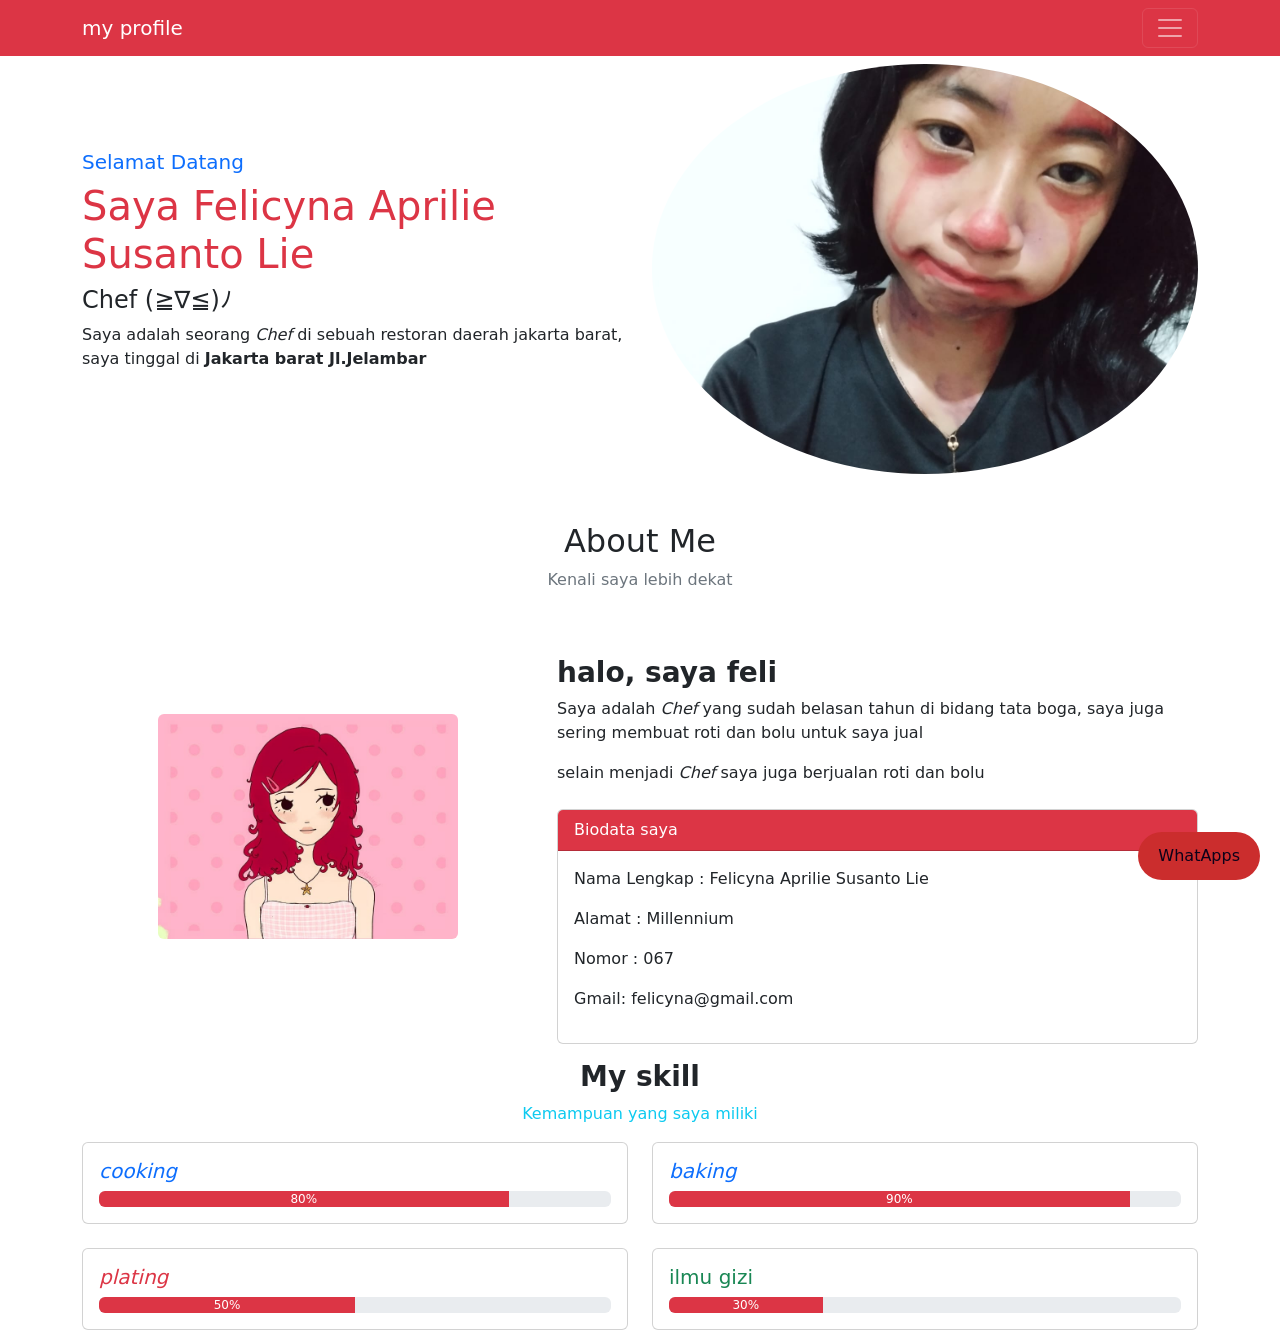
<file: project/index.html>
<!DOCTYPE html>
 <html lang="en">
 <head>
    <meta charset="UTF-8">
    <meta name="viewport" content="width=device-width, initial-scale=1.0">
    <title>Profil web</title>
     <link href="https://cdn.jsdelivr.net/npm/bootstrap@5.3.8/dist/css/bootstrap.min.css" 
     rel="stylesheet">
     <link href="style.css" rel="stylesheet">
 </head>
 <body>
    
    <header class="mb-3" id="home">
        <nav class="navbar navbar-dark bg-danger fixed-top">
            <div class="container">
                <a class="navbar-brand" href="#home">
                    my profile <span class="text-info"></span>
                </a>

                <button class="navbar-toggler" type="button" data-bs-toggle="collapse" data-bs-target="#navbarMenu">

                    <span class="navbar-toggler-icon"></span>
                </button>

                <div class="collapse navbar-collapse" id="navbarMenu">
                    <ul class="navbar-nav ms-auto">
                        <li class="nav-item">
                            <a class="nav-link" href="#home">Home</a>
                        </li>

                        <li class="nav-item">
                            <a class="nav-link" href="#about">About</a>
                        </li>

                        <li class="nav-item">
                            <a class="nav-link" href="#skilll">Skilll</a>
                        </li>

                        <li class="nav-item">
                            <a class="nav-link" href="#contact">Contact</a>
                        </li>

                    </ul>
                </div>
            </div>
        </nav>
    </header>

    <main>

        <section id="home" class="container py-5">
            <div class="row align-items-center">
                <div class="col-md-6">
                    <h5 class="text-primary">Selamat Datang  </h5>
                    <h1 class="text-danger">Saya Felicyna Aprilie Susanto Lie</h1>
                    <h4>Chef (≧∇≦)ﾉ</h4>
                    <p>Saya adalah seorang <i>Chef</i> di sebuah restoran daerah jakarta barat, saya tinggal di <b>Jakarta barat Jl.Jelambar</b> </p>
                </div>

                <div class="col-md-6">
                    <img src="assets/images/photo3.jpg" class="img-fluid rounded-circle " width="550" height="250">
                </div>
            </div>

        </section>

        <section id="about">
            <Div class="container">
                <Div class="text-center">
                    <h2 class=" mt-6 tw-bold">About Me</h2>
                    <p class="text-secondary"> Kenali saya lebih dekat</p>
                </Div>

                <Div class="row align-items-center">
                    <div class="col-md-5 text-center">
                        <img src="assets/images/photo2.jpg"
                         class="img-fluid object-fit-cover rounded" width="300">
                    </div>

                    <div class="col-md-7 mt-5">
                        <h3><B>halo, saya feli</B></h3>
                        <p>
                            Saya adalah <i>Chef</i> yang sudah belasan tahun di bidang tata boga,  saya juga sering membuat roti dan bolu untuk saya jual
                        </p>

                        <p>
                            selain menjadi <i>Chef</i> saya juga berjualan roti dan bolu
                        </p>

                        <div class="card mt-4">
                            <div class="card-header bg-danger text-white">
                                Biodata saya
                            </div>

                            <div class="card-body">
                                <p>Nama Lengkap : Felicyna Aprilie Susanto Lie</p>
                                <p>Alamat : Millennium </p>
                                <p>Nomor : 067 </p>
                                <p>Gmail: felicyna@gmail.com </p>
                            </div>
                        </div>

                    </div>
               
                </Div>

            </Div>
        </section>

        <section id="skill" class="mt-3">
        <div class="container">
            <div class="text-center">
                <h3 class="fw-bold">My skill</h3>
                <p class="text-info">Kemampuan yang saya miliki</p>
            </div>

            <div class="row">

                <div class="col-md-6">
                    <div class="card">
                        <div class="card-body">
                        <h5 class="text-primary"><i>cooking</i></h5>
                        <div class="progress">
                            <div class="progress-bar bg-danger" 
                            style="width: 80%;"
                                aria-valuemax="100"
                                aria-valuemin="0"
                                role="progressbar"
                                aria-valuenow="80">
                                80%
                            </div>
                        </div>
                     </div>
                    </div>
                </div>

                <div class="col-md-6">
                    <div class="card">
                        <div class="card-body">
                        <h5 class="text-primary"><i>baking</i></h5>
                        <div class="progress">
                            <div class="progress-bar bg-danger" 
                            style="width: 90%;"
                                aria-valuemax="100"
                                aria-valuemin="0"
                                role="progressbar"
                                aria-valuenow="90">
                                90%
                            </div>
                        </div>
                     </div>
                    </div>
                </div>

                <div class="col-md-6 mt-4">
                    <div class="card">
                        <div class="card-body">
                        <h5 class="text-danger"><i>plating</i></h5>
                        <div class="progress">
                            <div class="progress-bar bg-danger" 
                            style="width: 50%;"
                                aria-valuemax="100"
                                aria-valuemin="0"
                                role="progressbar"
                                aria-valuenow="50">
                                50%
                            </div>
                        </div>
                     </div>
                    </div>
                </div>
                <div class="col-md-6 mt-4">
                    <div class="card">
                        <div class="card-body">
                        <h5 class="text-success">ilmu gizi</h5>
                        <div class="progress">
                            <div class="progress-bar bg-danger" 
                            style="width: 30%;"
                                aria-valuemax="100"
                                aria-valuemin="0"
                                role="progressbar"
                                aria-valuenow="30">
                                30%
                            </div>
                        </div>
                     </div>
                    </div>
                </div>

            </div>

        </div>
        </section>


        <section id="contact"></section>
    </main>

    <footer></footer>

    <a href="https://wa.me/62882000878781" class="whatsapp-float"
    target="_blank" rel="noopener noreferrer">
        WhatApps
    </a>

    <script src="https://cdn.jsdelivr.net/npm/bootstrap@5.3.8/dist/js/bootstrap.bundle.min.js" crossorigin="anonymous"></script>
 </body>
 </html>
</file>
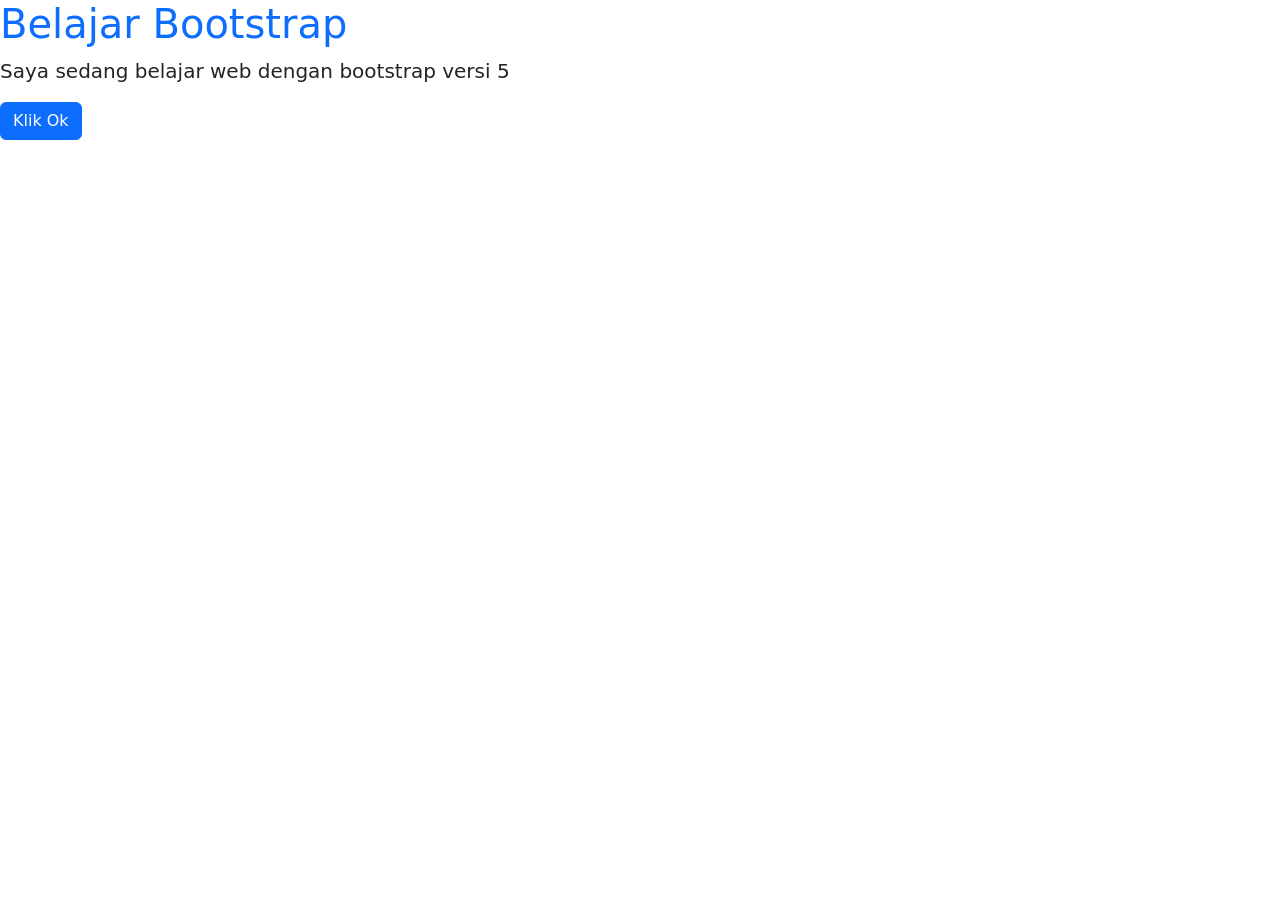
<file: boots.html>
<!DOCTYPE html>
<html lang="en">
<head>
    <meta charset="UTF-8">
    <meta name="viewport" content="width=device-width, initial-scale=1.0">
    <title>Latihan 1</title>
    <link href="https://cdn.jsdelivr.net/npm/bootstrap@5.3.8/dist/css/bootstrap.min.css" rel="stylesheet" >
</head>
<body>
  
    <div class"container mt-2">
        <h1 class="text-primary">Belajar Bootstrap</h1>

        <p class="lead">Saya sedang belajar web dengan bootstrap versi 5</p>

        <button class="btn btn-primary">Klik Ok</button>
    </div>

</body>
</html>
</file>
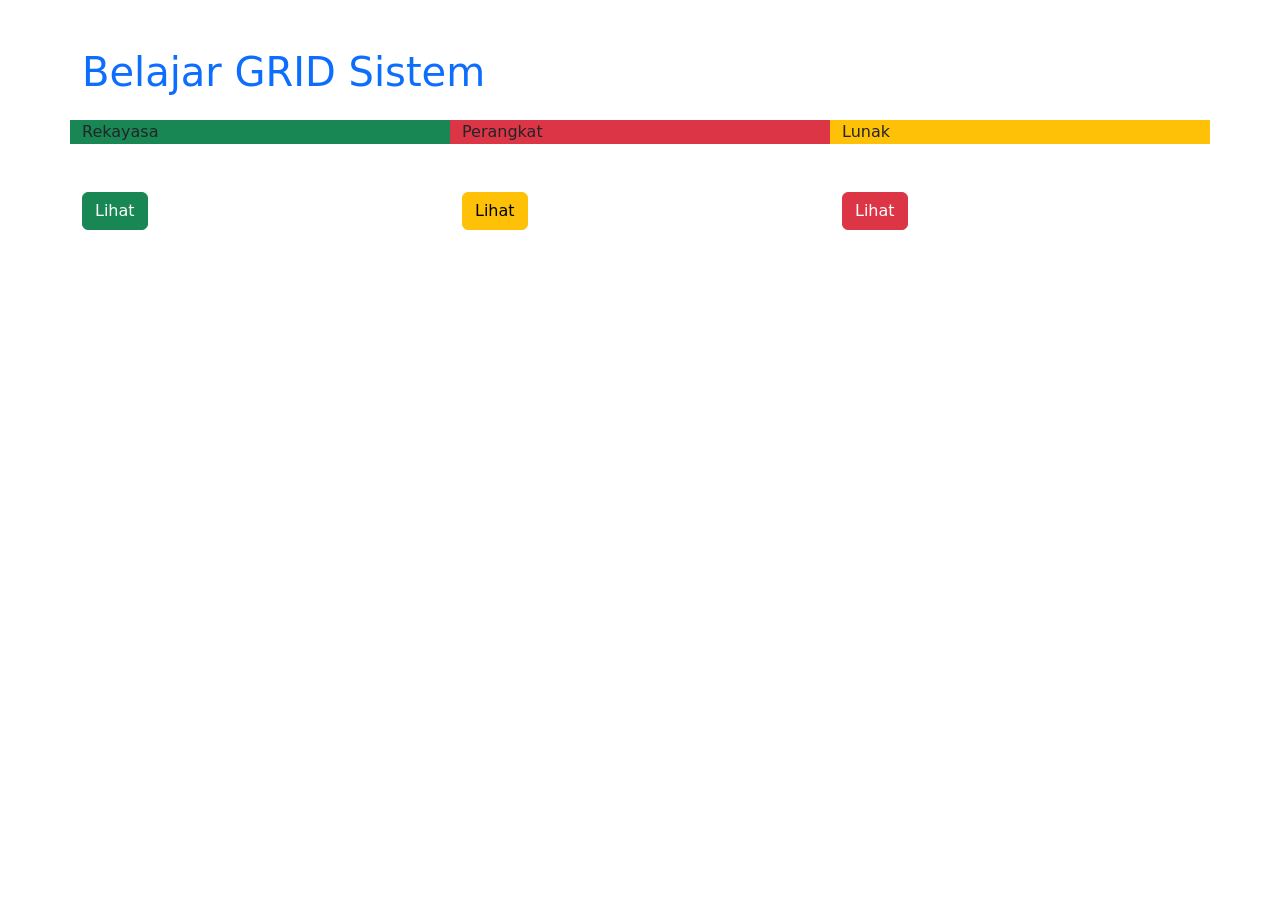
<file: latihan2.html>
<!DOCTYPE html>
<html lang="en">
<head>
    <meta charset="UTF-8">
    <meta name="viewport" content="width=device-width, initial-scale=1.0">
    <title>Latihan 2</title>
    <link href="https://cdn.jsdelivr.net/npm/bootstrap@5.3.8/dist/css/bootstrap.min.css" rel="stylesheet" >
</head>
<body>
    <div class="container mt-5">
       
        <h1 class="mb-4 text-primary">Belajar GRID Sistem</h1>

        <div class="row g-4">
            <div class="col-4 bg-success">Rekayasa</div>
            <div class="col-4 bg-danger">Perangkat</div>
            <div class="col-4 bg-warning">Lunak</div>
        </div>

<div class="row mt-5">
    <div class="col-4">
        <button class="btn btn-success">Lihat</button>
        </div>
            <div class="col-4"><button class="btn btn-warning">Lihat</button></div>
            <div class="col-4"><button class="btn btn-danger">Lihat</button>
        </div>
</body>
</html>
</file>
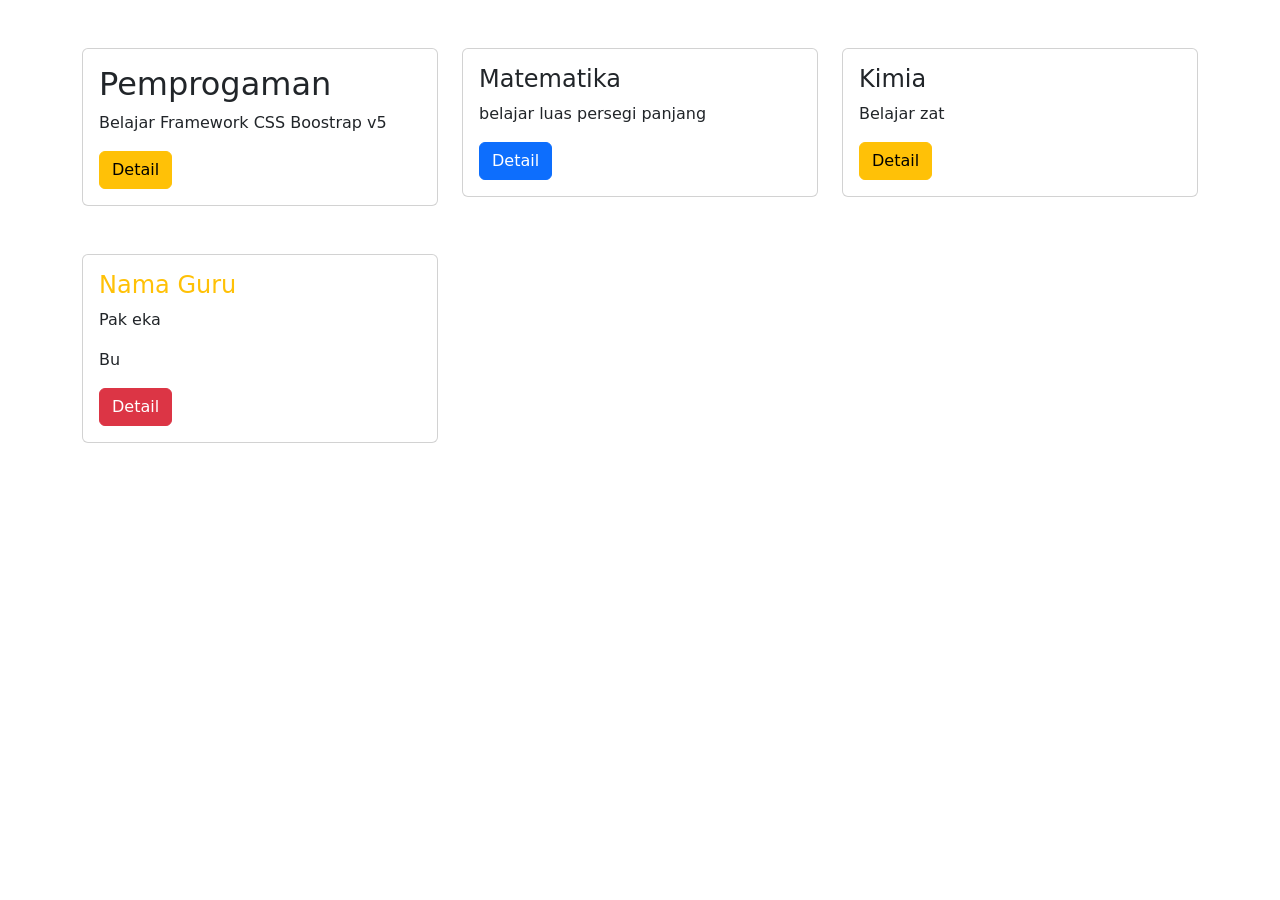
<file: latihan3.html>
<!DOCTYPE html>
<html lang="en">
<head>
    <meta charset="UTF-8">
    <meta name="viewport" content="width=device-width, initial-scale=1.0">
    <title>Document</title>
    <link href="https://cdn.jsdelivr.net/npm/bootstrap@5.3.8/dist/css/bootstrap.min.css" rel="stylesheet">
</head>
<body>
    <div class="container mt-5">
        <div class="row">
            <div class="col-4">
                <div class="card">
                    <div class="card-body">
                        <h2 class="card-title">Pemprogaman</h2>
                        <p class="card-text">Belajar Framework CSS Boostrap v5</p>
                        <button class="btn btn-warning">Detail</button>
                    </div>
                </div>
            </div>
            <div class="col-4">
                <div class="card">
                    <div class="card-body">
                        <h4 class="card-title">Matematika</h4>
                        <p class="card-text">belajar luas persegi panjang</p>
                        <button class="btn btn-primary">Detail</button>
                    </div>
                </div>
             </div>
            <div class="col-4">
                <div class="card">
                    <div class="card-body">
                        <h4 class="card-title">Kimia</h4>
                        <p class="card-text">Belajar zat</p>
                        <button class="btn btn-warning">Detail</button>
                    </div>
                </div>
             </div>
             
             <!DOCTYPE html>
<html lang="en">
<head>
    <meta charset="UTF-8">
    <meta name="viewport" content="width=device-width, initial-scale=1.0">
    <title>tugas 3</title>
    <link href="https://cdn.jsdelivr.net/npm/bootstrap@5.3.8/dist/css/bootstrap.min.css" rel="stylesheet">
</head>
<body>
    <div class="container mt-5">
        <div class="row">
            <div class="col-4">
                <div class="card">
                    <div class="card-body">
                        <h4 class="card-title text-warning">Nama Guru</h4>
                        <p class="card-text">Pak eka</p>
                        <p class="card-text">Bu</p>
                        <button class="btn btn-danger">Detail</button>
                    </div>
                </div>
            </div>
</body>
</html>
</file>
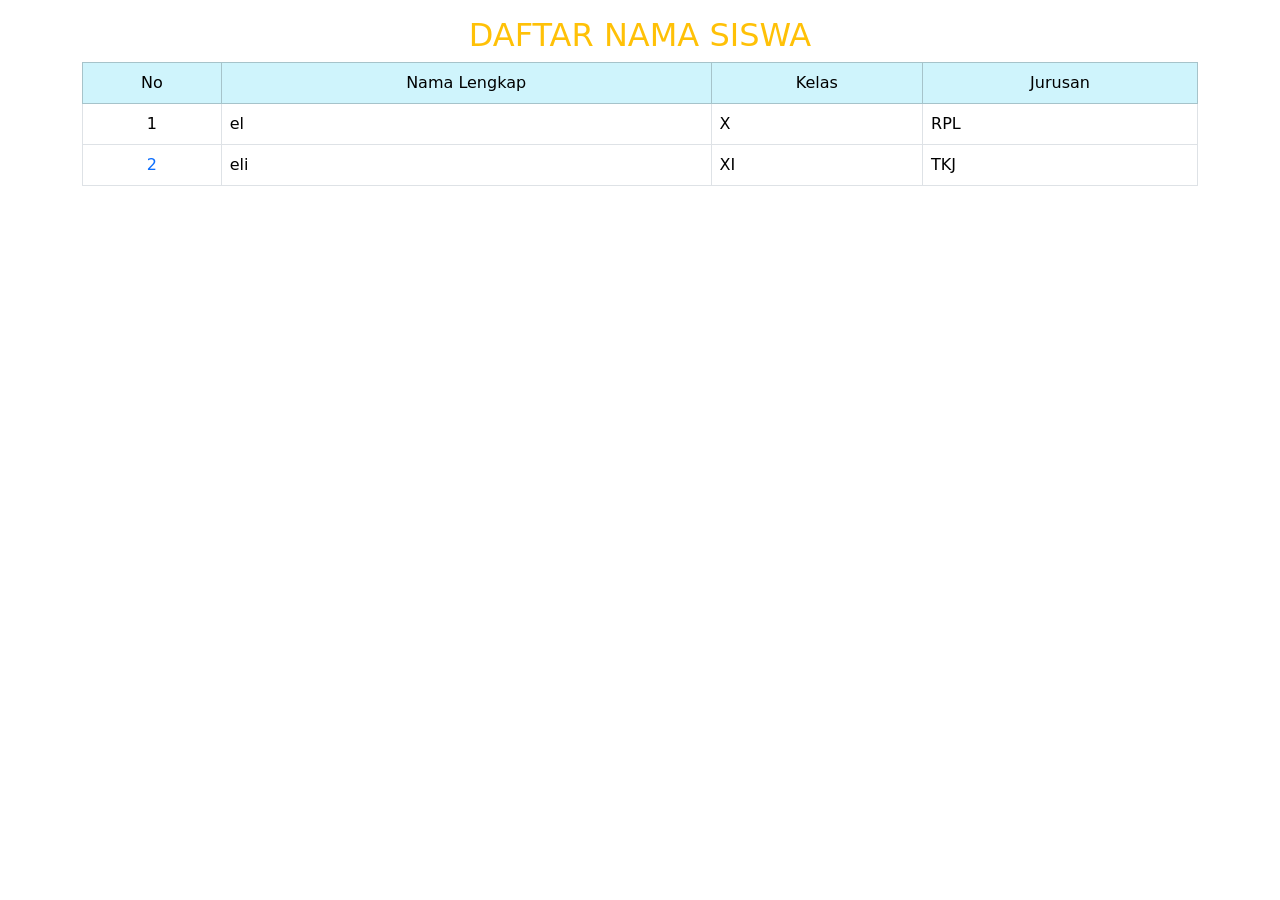
<file: latihan4..html>
<!DOCTYPE html>
<html lang="en">
<head>
    <meta charset="UTF-8">
    <meta name="viewport" content="width=device-width, initial-scale=1.0">
    <title>Label_bootstrap</title>
    <link href="https://cdn.jsdelivr.net/npm/bootstrap@5.3.8/dist/css/bootstrap.min.css" rel="stylesheet">
</head>
<body>
    <div class="container mt-3">
    <h2 class="text-center text-warning">DAFTAR NAMA SISWA</h2>
    <table class="table table-bordered table-hover">
        <thead>
             <tr class="text-center table-info">
            <td>No</td>
            <td >Nama Lengkap</td>
            <td >Kelas</td>
            <td >Jurusan</td>
        </tr>
        </thead>

        <tr>
            <td class="text-center" >1</td>
            <td>el</td>
            <td>X</td>
            <td>RPL</td>
        </tr>
        <tr>
            <td class="text-center text-primary">2</td>
            <td>eli</td>
            <td>XI</td>
            <td>TKJ</td>
        </tr>

    </table>
    </div>
</body>
</html>
</file>
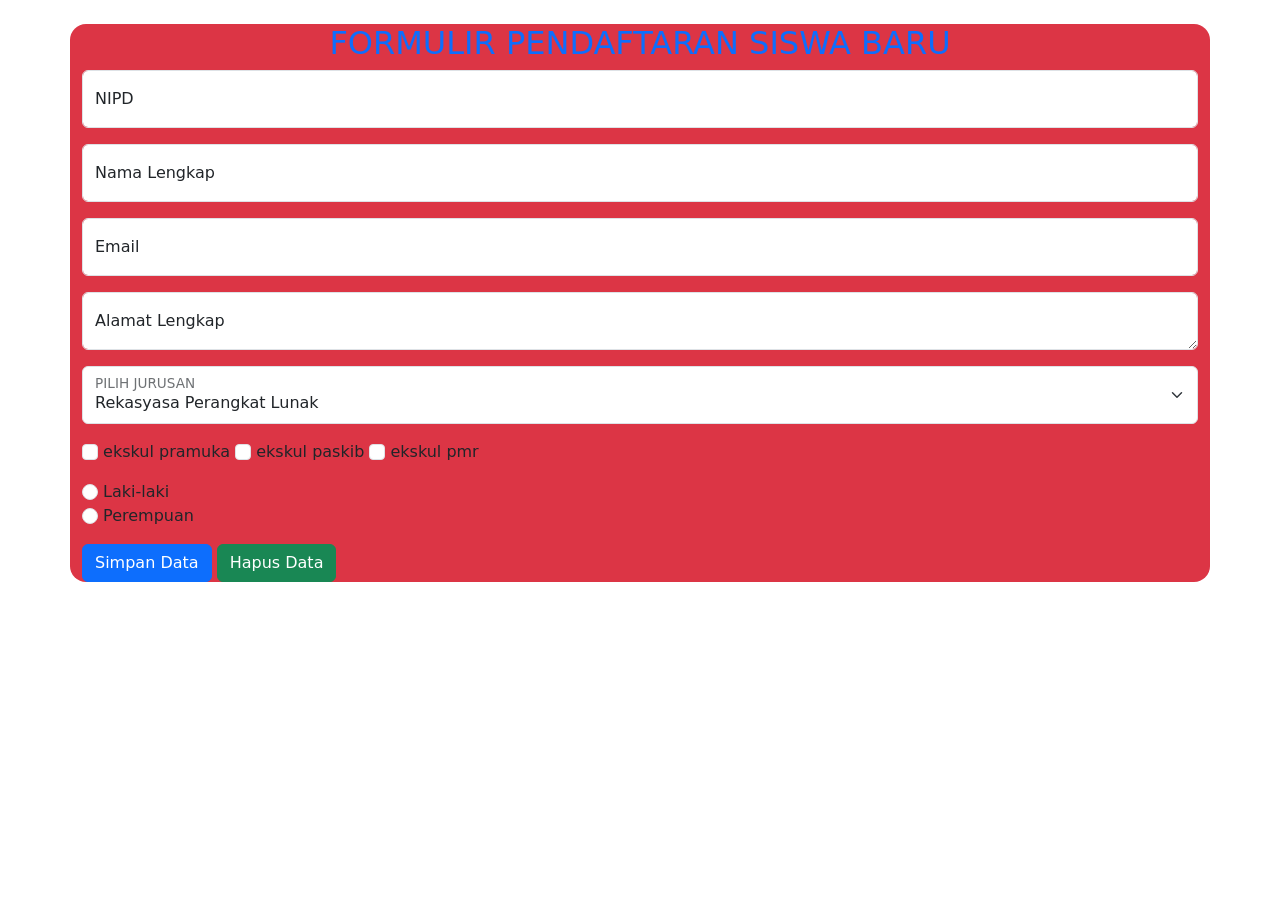
<file: latihan5.html>
<!DOCTYPE html>
<html lang="en">
<head>
    <meta charset="UTF-8">
    <meta name="viewport" content="width=device-width, initial-scale=1.0">
    <title>form control</title>

     <link href="https://cdn.jsdelivr.net/npm/bootstrap@5.3.8/dist/css/bootstrap.min.css" rel="stylesheet">
      <script src="https://cdn.jsdelivr.net/npm/bootstrap@5.3.8/dist/js/bootstrap.bundle.min.js" crossorigin="anonymous"></script>

     <script>const tooltipTriggerList = document.querySelectorAll('[data-bs-toggle="tooltip"]')
const tooltipList = [...tooltipTriggerList].map(tooltipTriggerEl => new bootstrap.Tooltip(tooltipTriggerEl))</script>

</head>
<body>

    <div class="container mt-3 bg-danger rounded-4">

        <div class="mt-4">
             <h2 class="text-center text-primary">FORMULIR PENDAFTARAN SISWA BARU</h2>
        </div>

        <div class="mb-3 form-floating">
            <input type="text" placeholder="Masukan NIPD" class="form-control">
            <label>NIPD</label>
        </div>

        <div class="mb-3 form-floating">
            <input type="text" placeholder="Nama Lengkap" class="form-control">
             <label>Nama Lengkap</label>
        </div>

        <div class="mb-3 form-floating">
            <input type="text" placeholder="Email" class="form-control">
             <label>Email</label>
        </div>

        <div class="mb-3 form-floating">
            <textarea class="form-control" placeholder="Alamat Lengkap"></textarea>
             <label>Alamat Lengkap</label>
        </div>

        <div class="mb-3 form-floating">
            <select class="form-select">
                <option>Rekasyasa Perangkat Lunak</option>
                <option>Teknik Komputer dan Jaringan</option>
                <option>Desain Komunikasi Visual</option>
                <option>Bisnis Digital</option>
                <option>Akutansi</option>
            </select>
            <label>PILIH JURUSAN</label>
        </div>

        <div class="mb-3">
            <input class="form-check-input" type="checkbox">
            <label class="form-check-label">ekskul pramuka</label>

            <input class="form-check-input" type="checkbox">
            <label class="form-check-label">ekskul paskib</label>

            <input class="form-check-input" type="checkbox">
            <label class="form-check-label">ekskul pmr</label>
        </div>


        <div class="mb-3">
            <div class="row">
                <div class="col-6">
            <input class="form-check-input" type="radio" name="jk">
            <label class="form-check-label">Laki-laki</label>
            </div>
            <div class=""col-6>
            <input class="form-check-input" type="radio" name="jk">
            <label class="form-check-label">Perempuan</label>
         </div>
    </div>
 </div>
         <button type="button" class="btn btn-primary" data-bs-toggle="tooltip" data-bs-placement="top" data-bs-title="Untuk simpan data">Simpan Data</button>

         <button class="btn btn-success">Hapus Data</button>
    </div>

</body>
</html>
</file>
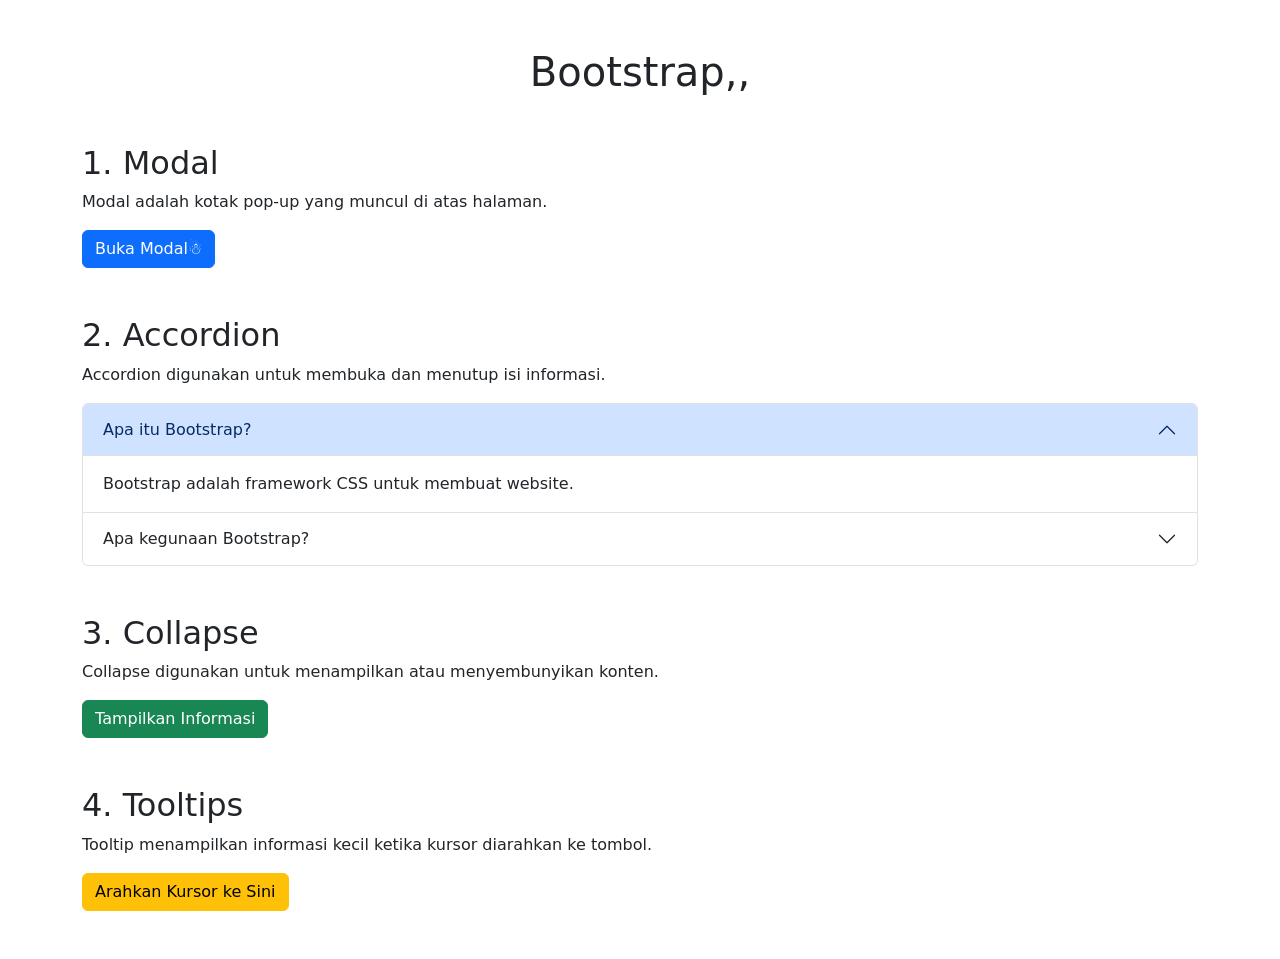
<file: latihan6.html>
<!DOCTYPE html>
<html lang="en">
<head>
    <meta charset="UTF-8">
    <meta name="viewport" content="width=device-width, initial-scale=1.0">
    <title>Bootstrap Components</title>

    <!-- Bootstrap CSS -->
    <link href="https://cdn.jsdelivr.net/npm/bootstrap@5.3.8/dist/css/bootstrap.min.css" rel="stylesheet">
</head>

<body>

<div class="container mt-5">

    <h1 class="text-center mb-5">Bootstrap,,</h1>

    <!-- ================= MODAL ================= -->
    <div class="mb-5">
        <h2>1. Modal</h2>
        <p>Modal adalah kotak pop-up yang muncul di atas halaman.</p>

        <button type="button"
                class="btn btn-primary"
                data-bs-toggle="modal"
                data-bs-target="#modalSaya">
            Buka Modal☃️
        </button>
    </div>

    <!-- Modal -->
    <div class="modal fade" id="modalSaya" tabindex="-1">
        <div class="modal-dialog">
            <div class="modal-content">

                <div class="modal-header">
                    <h5 class="modal-title">Modal Title</h5>

                    <button type="button"
                            class="btn-close"
                            data-bs-dismiss="modal">
                    </button>
                </div>

                <div class="modal-body">
                    <p>halo!❄️</p>
                       <p>Ini adalah isi dari Modal.</p>
                </div>

                <div class="modal-footer">
                    <button type="button"
                            class="btn btn-secondary"
                            data-bs-dismiss="modal">
                        Close
                    </button>

                    <button type="button"
                            class="btn btn-primary">
                        Save changes
                    </button>
                </div>

            </div>
        </div>
    </div>


    <!-- ================= ACCORDION ================= -->
    <div class="mb-5">
        <h2>2. Accordion</h2>
        <p>Accordion digunakan untuk membuka dan menutup isi informasi.</p>

        <div class="accordion" id="accordionSaya">

            <div class="accordion-item">
                <h2 class="accordion-header">
                    <button class="accordion-button"
                            type="button"
                            data-bs-toggle="collapse"
                            data-bs-target="#isiSatu">
                        Apa itu Bootstrap?
                    </button>
                </h2>

                <div id="isiSatu"
                     class="accordion-collapse collapse show"
                     data-bs-parent="#accordionSaya">

                    <div class="accordion-body">
                        Bootstrap adalah framework CSS untuk membuat website.
                    </div>

                </div>
            </div>

            <div class="accordion-item">
                <h2 class="accordion-header">
                    <button class="accordion-button collapsed"
                            type="button"
                            data-bs-toggle="collapse"
                            data-bs-target="#isiDua">
                        Apa kegunaan Bootstrap?
                    </button>
                </h2>

                <div id="isiDua"
                     class="accordion-collapse collapse"
                     data-bs-parent="#accordionSaya">

                    <div class="accordion-body">
                        Bootstrap digunakan untuk membuat tampilan website lebih mudah dan responsif.
                    </div>

                </div>
            </div>

        </div>
    </div>


    <!-- ================= COLLAPSE ================= -->
    <div class="mb-5">
        <h2>3. Collapse</h2>
        <p>Collapse digunakan untuk menampilkan atau menyembunyikan konten.</p>

        <button class="btn btn-success"
                type="button"
                data-bs-toggle="collapse"
                data-bs-target="#collapseSaya">
            Tampilkan Informasi
        </button>

        <div class="collapse mt-3" id="collapseSaya">

            <div class="card card-body">
                Ini adalah contoh penggunaan Collapse pada Bootstrap.
            </div>

        </div>
    </div>


    <!-- ================= TOOLTIP ================= -->
    <div class="mb-5">
        <h2>4. Tooltips</h2>
        <p>Tooltip menampilkan informasi kecil ketika kursor diarahkan ke tombol.</p>

        <button type="button"
                class="btn btn-warning"
                data-bs-toggle="tooltip"
                data-bs-placement="top"
                title="Ini adalah Tooltip!">
            Arahkan Kursor ke Sini
        </button>
    </div>

</div>


<!-- Bootstrap JavaScript -->
<script src="https://cdn.jsdelivr.net/npm/bootstrap@5.3.8/dist/js/bootstrap.bundle.min.js"></script>

<!-- Aktifkan Tooltip -->
<script>
    const tooltipTriggerList = document.querySelectorAll('[data-bs-toggle="tooltip"]');

    [...tooltipTriggerList].map(
        tooltipTriggerEl => new bootstrap.Tooltip(tooltipTriggerEl)
    );
</script>

</body>
</html>
</file>
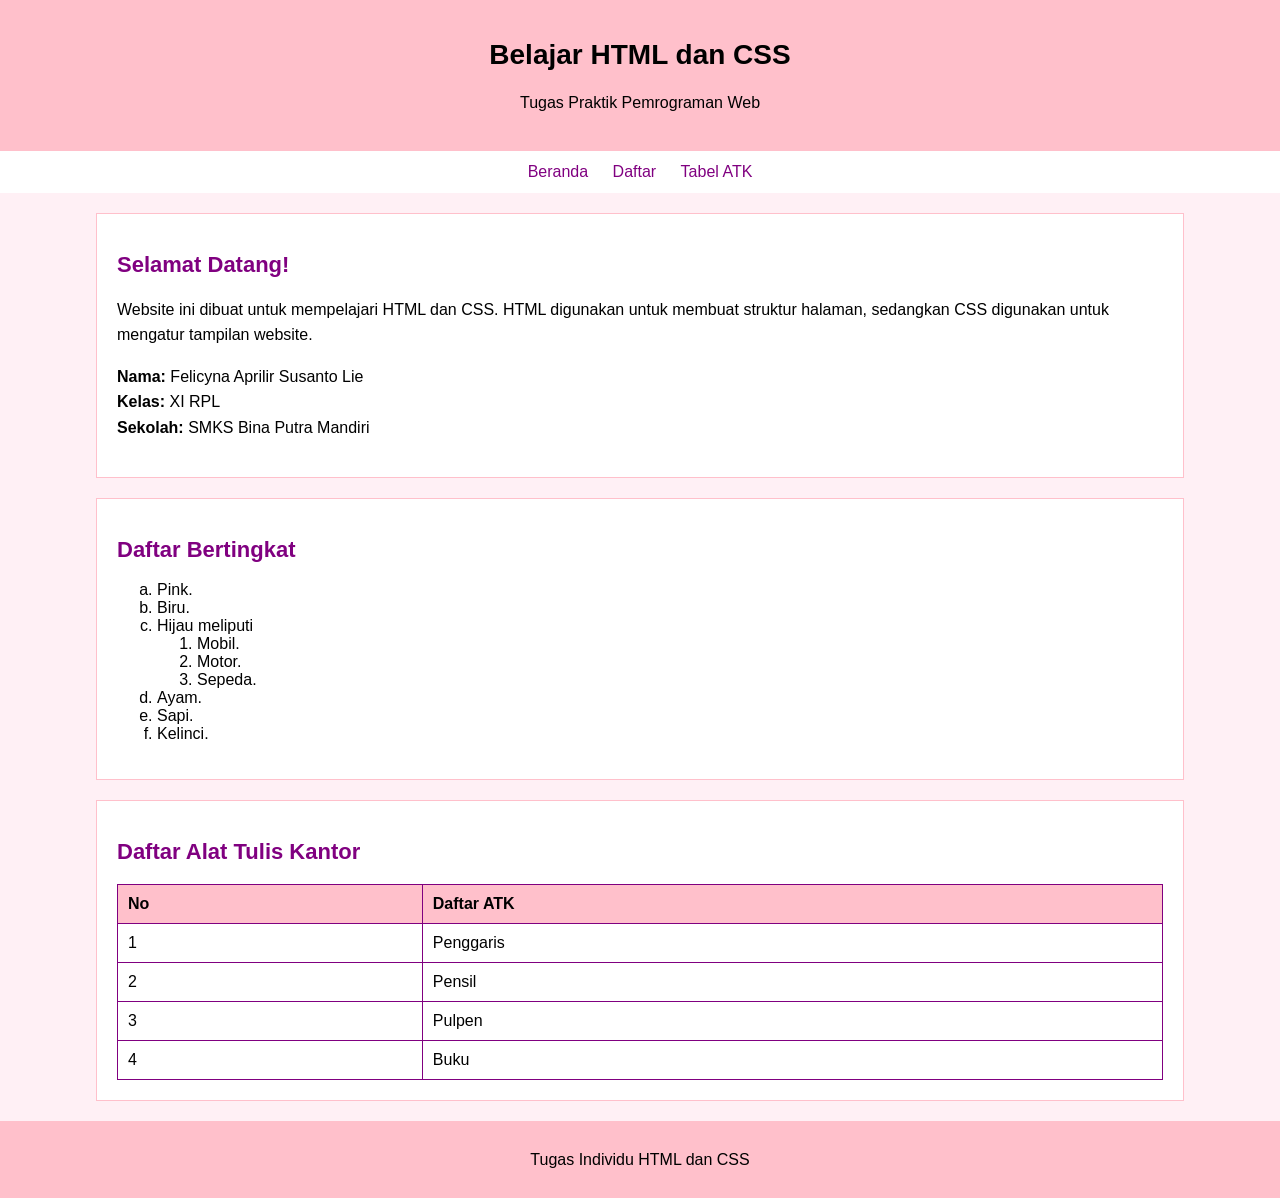
<file: latihan9.html>
<!DOCTYPE html>
<html lang="id">
<head>
    <meta charset="UTF-8">
    <meta name="viewport" content="width=device-width, initial-scale=1.0">
    <title>Tugas Praktik HTML dan CSS</title>

    <style>
        /* Background dan font */
        body {
            background-color: #fff0f5;
            font-family: Arial, sans-serif;
            color: black;
            margin: 0;
        }

        /* Header */
        header {
            background-color: pink;
            text-align: center;
            padding: 20px;
        }

        h1 {
            font-size: 28px;
        }

        /* Links */
        nav {
            background-color: white;
            padding: 12px;
            text-align: center;
        }

        nav a {
            color: purple;
            text-decoration: none;
            margin: 10px;
        }

        nav a:hover {
            text-decoration: underline;
        }

        /* Isi halaman */
        main {
            width: 85%;
            margin: 20px auto;
        }

        section {
            background-color: white;
            padding: 20px;
            margin-bottom: 20px;
            border: 1px solid pink;
        }

        h2 {
            color: purple;
            font-size: 22px;
        }

        p {
            line-height: 1.6;
        }

        /* Tabel */
        table {
            width: 100%;
            border-collapse: collapse;
        }

        th, td {
            border: 1px solid purple;
            padding: 10px;
            text-align: left;
        }

        th {
            background-color: pink;
        }

        /* Footer */
        footer {
            background-color: pink;
            text-align: center;
            padding: 10px;
        }
    </style>
</head>

<body>

    <header>
        <h1>Belajar HTML dan CSS</h1>
        <p>Tugas Praktik Pemrograman Web</p>
    </header>

    <nav>
        <a href="#beranda">Beranda</a>
        <a href="#daftar">Daftar</a>
        <a href="#tabel">Tabel ATK</a>
    </nav>

    <main>

        <!-- Beranda -->
        <section id="beranda">
            <h2>Selamat Datang!</h2>

            <p>
                Website ini dibuat untuk mempelajari HTML dan CSS.
                HTML digunakan untuk membuat struktur halaman,
                sedangkan CSS digunakan untuk mengatur tampilan website.
            </p>

            <p>
                <b>Nama:</b> Felicyna Aprilir Susanto Lie<br>
                <b>Kelas:</b> XI RPL<br>
                <b>Sekolah:</b> SMKS Bina Putra Mandiri
            </p>
        </section>

        <!-- List -->
        <section id="daftar">
            <h2>Daftar Bertingkat</h2>

            <ol type="a">
                <li>Pink.</li>
                <li>Biru.</li>
                <li>Hijau meliputi
                    <ol>
                        <li>Mobil.</li>
                        <li>Motor.</li>
                        <li>Sepeda.</li>
                    </ol>
                </li>
                <li>Ayam.</li>
                <li>Sapi.</li>
                <li>Kelinci.</li>
            </ol>
        </section>

        <!-- Tabel -->
        <section id="tabel">
            <h2>Daftar Alat Tulis Kantor</h2>

            <table>
                <tr>
                    <th>No</th>
                    <th>Daftar ATK</th>
                </tr>
                <tr>
                    <td>1</td>
                    <td>Penggaris</td>
                </tr>
                <tr>
                    <td>2</td>
                    <td>Pensil</td>
                </tr>
                <tr>
                    <td>3</td>
                    <td>Pulpen</td>
                </tr>
                <tr>
                    <td>4</td>
                    <td>Buku</td>
                </tr>
            </table>
        </section>

    </main>

    <footer>
        <p>Tugas Individu HTML dan CSS</p>
    </footer>

</body>
</html>
</file>
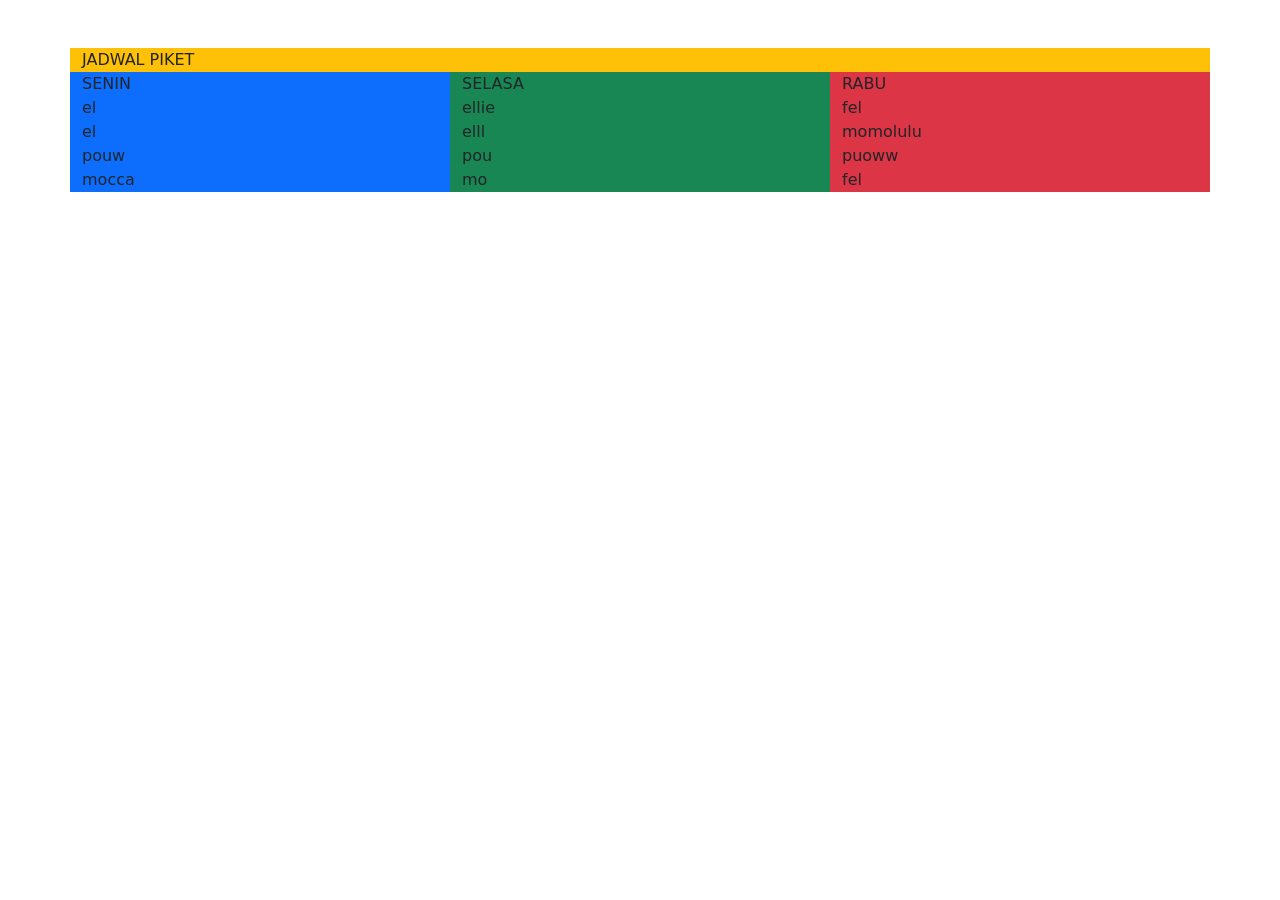
<file: tugas2.html>
<!DOCTYPE html>
<html lang="en">
<head>
    <meta charset="UTF-8">
    <meta name="viewport" content="width=device-width, initial-scale=1.0">
    <title>tugas 2</title>
    <link href="https://cdn.jsdelivr.net/npm/bootstrap@5.3.8/dist/css/bootstrap.min.css" rel="stylesheet">
</head>
<body>
    <div class="container mt-5">
        <h2 class="mb-4 text-primary"></h2>
        <div class="row">
            <div class="col-12 bg-warning">
                JADWAL PIKET</div>
            <div class="col-4 bg-primary">SENIN</div>
            <div class="col-4 bg-success">SELASA</div>
            <div class="col-4 bg-danger">RABU</div>
        </div>

        <div class="row">
            <div class="col-4 bg-primary">el</div>
            <div class="col-4 bg-success">ellie</div>
            <div class="col-4 bg-danger">fel</div>
        </div>

        <div class="row">
            <div class="col-4 bg-primary">el </div>
            <div class="col-4 bg-success">elll</div>
            <div class="col-4 bg-danger">momolulu</div>
        </div>

        <div class="row">
            <div class="col-4 bg-primary">pouw</div>
            <div class="col-4 bg-success">pou</div>
            <div class="col-4 bg-danger">puoww</div>
        </div>
        
        <div class="row">
            <div class="col-4 bg-primary">mocca</div>
            <div class="col-4 bg-success">mo</div>
            <div class="col-4 bg-danger">fel</div>
        </div>
    </div>
</body>
</html>
</file>
<file: project/style.css>
.ukuran.image {
    width: 200px;
    height: 200px;
}

.whatsapp-float{
    position: fixed;
    bottom: 20px;
    right: 20px;
    z-index: 1050;
    background-color: rgb(203, 45, 45);
    color: rgb(13, 1, 25);
    padding: 12px 20px;
    border-radius: 50px;
    text-decoration: none;

}
</file>
